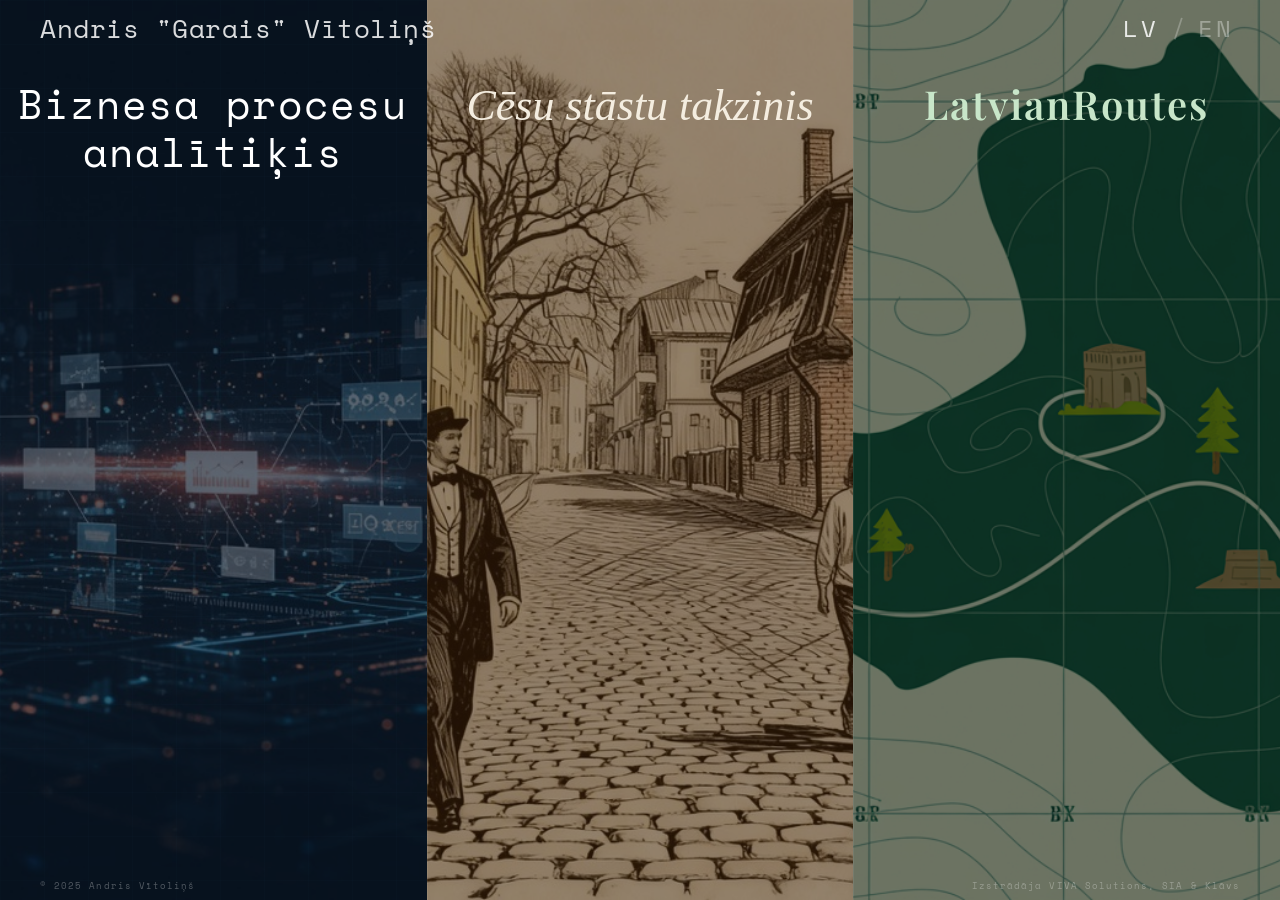
<file: index.html>
<!DOCTYPE html>
<html lang="lv">
<head>
  <meta charset="UTF-8">
  <meta name="viewport" content="width=device-width, initial-scale=1.0">
  <title>Garais Vitolins</title>
  <link rel="preconnect" href="https://fonts.googleapis.com">
  <link rel="preconnect" href="https://fonts.gstatic.com" crossorigin>
  <link href="https://fonts.googleapis.com/css2?family=Cormorant+Garamond:ital,wght@0,300;0,400;1,300;1,400&family=Cormorant+SC:wght@300;400;500&family=IM+Fell+English:ital@1&family=Josefin+Sans:wght@300;400;600&family=Playfair+Display:ital,wght@0,400;0,600;1,400&family=Space+Mono:wght@400;700&display=swap" rel="stylesheet">
  <link rel="icon" type="image/x-icon" href="favicon.ico">
  <link rel="stylesheet" href="css/style.css">
</head>
<body>

  <nav class="main-nav">
    <div class="nav-name">Andris "Garais" Vītoliņš</div>
    <div class="nav-lang">
      <button class="lang-btn active" data-lang="lv">LV</button>
      <span class="lang-sep">/</span>
      <button class="lang-btn" data-lang="en">EN</button>
    </div>
  </nav>

  <main class="panels-container">

    <!-- Panel 1: IT biznesa procesa analītiķis -->
    <section class="panel panel--analyst" onclick="window.location.href='it-analytics.html'" style="cursor: pointer;">
      <div class="panel__inner">
        <div class="panel__deco panel__deco--grid"></div>
        <div class="panel__header panel__header--analyst" data-lv="Biznesa procesu analītiķis" data-en="Business Process Analyst">Biznesa procesu analītiķis</div>
      </div>
    </section>

    <!-- Panel 2: Cēsu stāstu takzinis -->
    <section class="panel panel--storyteller" onclick="window.location.href='cesu-stasti.html'" style="cursor: pointer;">
      <div class="panel__inner">
        <div class="panel__header panel__header--storyteller" data-lv="Cēsu stāstu takzinis" data-en="Cēsis Story Pathfinder">Cēsu stāstu takzinis</div>
      </div>
    </section>

    <!-- Panel 3: Latvian Routes -->
    <section class="panel panel--routes" onclick="window.location.href='latvian-routes.html'" style="cursor: pointer;">
      <div class="panel__inner">
        <div class="panel__header panel__header--routes" data-lv="LatvianRoutes" data-en="LatvianRoutes">LatvianRoutes</div>
      </div>
    </section>

  </main>

  <footer class="site-footer">
    <span>© 2025 Andris Vītoliņš</span>
    <span>Izstrādāja <a href="https://vivasolutions.lv" target="_blank" rel="noopener">VIVA Solutions, SIA</a> &amp; Klāvs</span>
  </footer>

  <script src="js/main.js"></script>
</body>
</html>
</file>
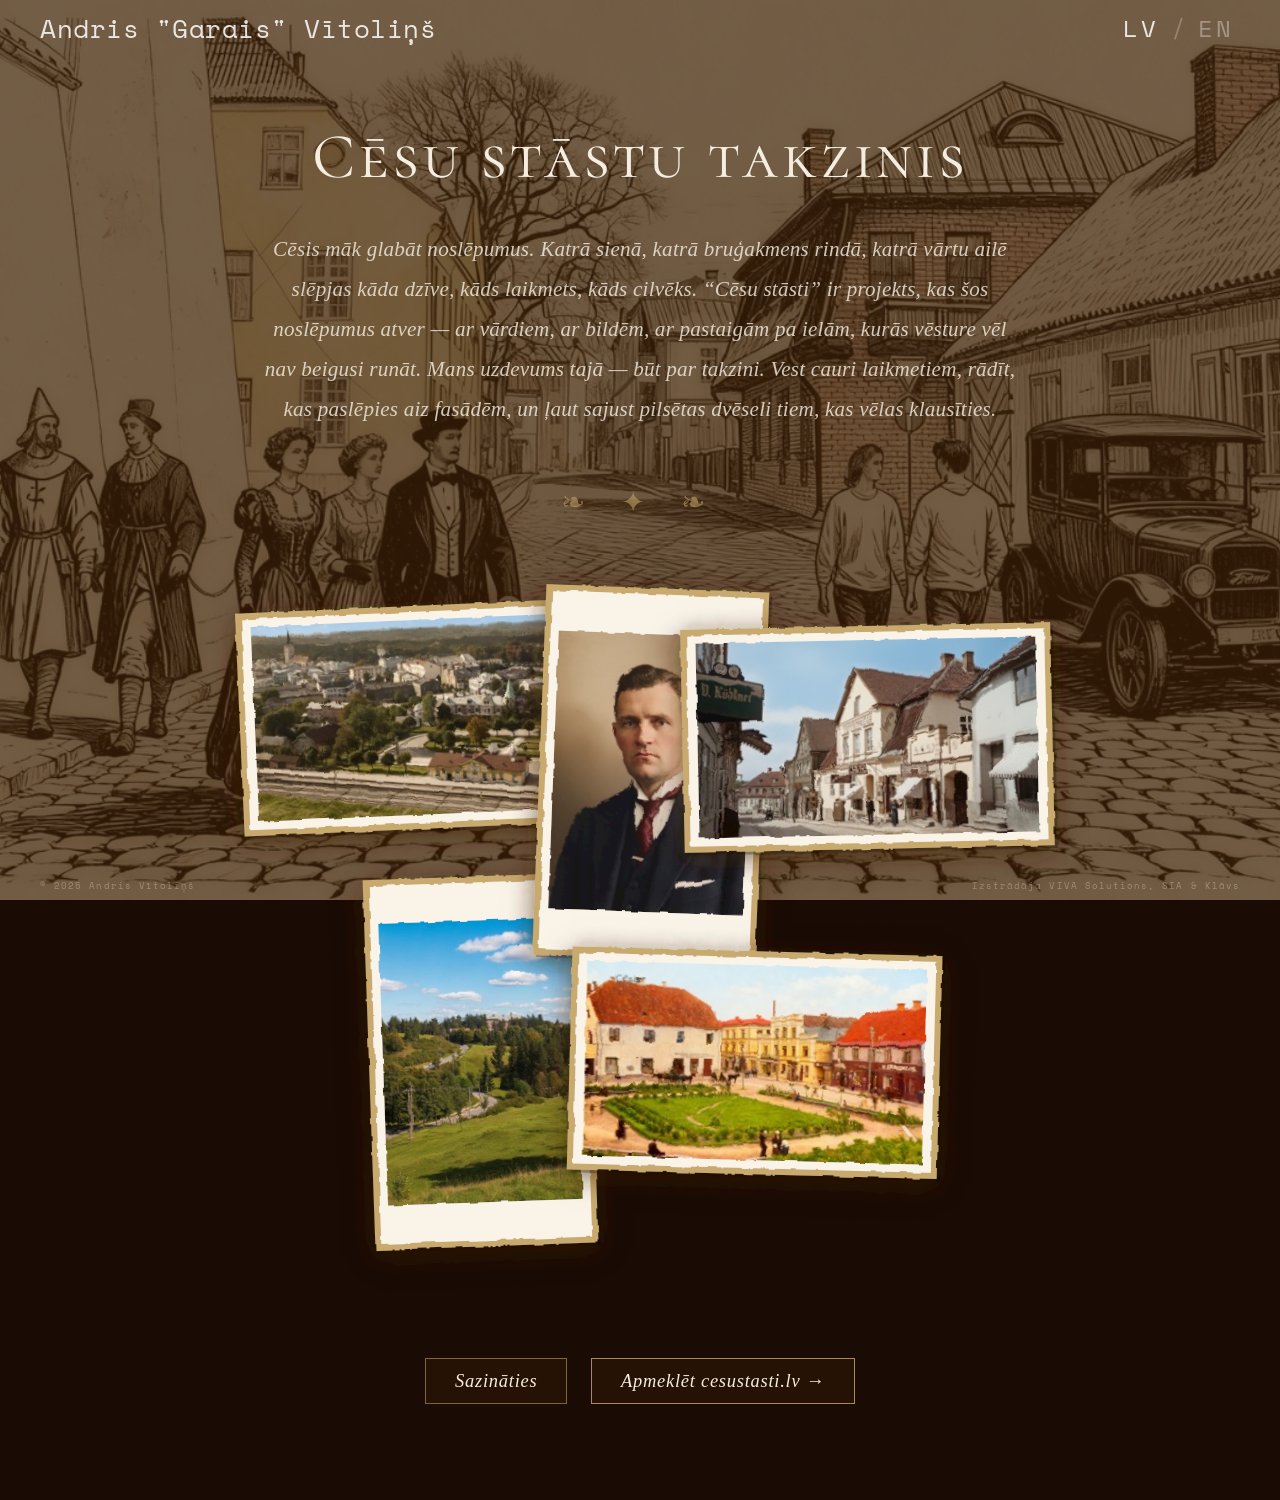
<file: cesu-stasti.html>
<!DOCTYPE html>
<html lang="lv">
<head>
  <meta charset="UTF-8">
  <meta name="viewport" content="width=device-width, initial-scale=1.0">
  <title>Cēsu stāstu takzinis — Andris Vītoliņš</title>
  <link rel="preconnect" href="https://fonts.googleapis.com">
  <link rel="preconnect" href="https://fonts.gstatic.com" crossorigin>
  <link rel="icon" type="image/x-icon" href="favicon.ico">
  <link href="https://fonts.googleapis.com/css2?family=Cormorant+SC:wght@300;400;500&family=IM+Fell+English:ital@0;1&family=Space+Mono:wght@400;700&display=swap" rel="stylesheet">
  <link rel="stylesheet" href="https://cdnjs.cloudflare.com/ajax/libs/font-awesome/6.5.0/css/all.min.css">
  <style>

    /* ── RESET ── */
    *, *::before, *::after { margin: 0; padding: 0; box-sizing: border-box; }

    /* ── BACKGROUND ── */
    html {
      scroll-behavior: smooth;
    }

    body {
      min-height: 100vh;
      font-family: 'IM Fell English', serif;
      color: #f4ede0;
      background-color: #1a0c04;
    }

    .bg-layer {
      position: fixed;
      inset: 0;
      z-index: 0;
      background-image: url('assets/images/CesuStasti1.jpeg');
      background-size: cover;
      background-position: center;
      background-attachment: fixed;
    }

    .bg-overlay {
      position: fixed;
      inset: 0;
      z-index: 1;
      background: rgba(61, 32, 8, 0.72);
    }

    /* ── NAV ── */
    .main-nav {
      position: fixed;
      top: 0;
      left: 0;
      right: 0;
      height: 56px;
      display: flex;
      align-items: center;
      justify-content: space-between;
      padding: 16px 2.5rem;
      z-index: 100;
      background: none;
      border: none;
    }

    .nav-name {
      font-family: 'Space Mono', monospace;
      font-size: 26px;
      font-weight: 400;
      color: rgba(255, 255, 255, 0.85);
      letter-spacing: 0.02em;
      text-decoration: none;
    }

    .nav-name:hover {
      color: #f4ede0;
    }

    .nav-lang {
      display: flex;
      align-items: center;
      gap: 0.35rem;
      font-family: 'Space Mono', monospace;
    }

    .lang-sep {
      color: rgba(255,255,255,0.25);
      font-size: 1.5rem;
    }

    .lang-btn {
      background: none;
      border: none;
      cursor: pointer;
      font-family: 'Space Mono', monospace;
      font-size: 1.5rem;
      color: rgba(255,255,255,0.35);
      letter-spacing: 0.12em;
      padding: 0.25rem 0.4rem;
      transition: color 0.2s;
    }

    .lang-btn.active  { color: rgba(255, 255, 255, 0.85); }
    .lang-btn:hover:not(.active) { color: rgba(255,255,255,0.7); }

    /* ── PAGE CONTENT ── */
    .page-content {
      position: relative;
      z-index: 10;
      padding-top: 120px;
      padding-bottom: 80px;
    }

    /* ── HERO TEXT ── */
    .hero-text {
      max-width: 820px;
      margin: 0 auto;
      text-align: center;
      padding: 0 2rem;
    }

    .hero-title {
      font-family: 'Cormorant SC', serif;
      font-size: clamp(2.4rem, 5vw, 4rem);
      font-weight: 400;
      color: #f4ede0;
      letter-spacing: 0.06em;
      line-height: 1.15;
      margin-bottom: 2.2rem;
    }

    .hero-desc {
      font-family: 'IM Fell English', serif;
      font-style: italic;
      font-size: clamp(1.1rem, 1.76vw, 1.32rem);
      line-height: 1.9;
      color: rgba(244, 237, 224, 0.82);
      letter-spacing: 0.01em;
    }

    /* ── DIVIDER ── */
    .ornament-divider {
      text-align: center;
      font-size: 1.8rem;
      color: #c8a96e;
      opacity: 0.55;
      margin: 3.5rem 0;
      letter-spacing: 0.5em;
    }

    /* ── GALLERY ── */
    .gallery {
      position: relative;
      max-width: 1060px;
      margin: 0 auto;
      padding: 1rem 2rem 4rem;
      display: flex;
      flex-wrap: wrap;
      justify-content: center;
      align-items: flex-start;
      gap: 0;
    }

    .photo {
      position: relative;
      border: 6px solid #c8a96e;
      background: #f9f3e8;
      padding: 8px;
      box-shadow:
        0 6px 24px rgba(61, 32, 8, 0.65),
        3px 3px 0 rgba(0,0,0,0.25);
      flex-shrink: 0;
    }

    .photo img {
      display: block;
      width: 342px;
      height: 195px;
      object-fit: contain;
      background: #f9f3e8;
    }

    /* Vertical photos */
    .photo:nth-child(2) img,
    .photo:nth-child(4) img {
      width: 195px;
      height: 342px;
    }

    .photo-frame {
      filter: url("data:image/svg+xml,<svg xmlns='http://www.w3.org/2000/svg'><filter id='rough'><feTurbulence type='fractalNoise' baseFrequency='0.065' numOctaves='3' stitchTiles='stitch'/><feDisplacementMap in='SourceGraphic' scale='4'/></filter></svg>#rough");
    }

    /* Individual sizing and rotation */
    /* 1: panorama — horizontal, back layer */
    .photo:nth-child(1) {
      width: 370px;
      height: 223px;
      transform: rotate(-2.5deg) translate(10px, 15px);
      z-index: 2;
    }

    /* 2: vanadzins — vertical, overlaps panorama, hidden behind Rigas_iela */
    .photo:nth-child(2) {
      width: 223px;
      height: 370px;
      transform: rotate(2.2deg) translate(5px, -8px);
      z-index: 3;
      margin-left: -65px;
      margin-top: 5px;
    }

    /* 3: Rigas_iela — horizontal, front layer, slightly hides vanadzins */
    .photo:nth-child(3) {
      width: 370px;
      height: 223px;
      transform: rotate(-1.2deg) translate(0px, 20px);
      z-index: 4;
      margin-left: -75px;
      margin-top: 15px;
    }

    /* 4: berzaine — vertical, new row */
    .photo:nth-child(4) {
      width: 223px;
      height: 370px;
      transform: rotate(-2deg) translate(-10px, 0px);
      z-index: 2;
      margin-left: 30px;
      margin-top: -90px;
    }

    /* 5: rozu — horizontal */
    .photo:nth-child(5) {
      width: 370px;
      height: 223px;
      transform: rotate(1.5deg) translate(8px, 15px);
      z-index: 3;
      margin-left: -40px;
      margin-top: -30px;
    }

    .photo:hover {
      z-index: 10;
      transition: transform 0.3s ease, box-shadow 0.3s ease;
      box-shadow:
        0 14px 40px rgba(61, 32, 8, 0.8),
        5px 5px 0 rgba(0,0,0,0.35);
    }

    /* ── LINKS / BUTTONS ── */
    .links-section {
      text-align: center;
      padding: 3rem 2rem 1rem;
      display: flex;
      justify-content: center;
      gap: 1.5rem;
      flex-wrap: wrap;
    }

    .btn {
      display: inline-block;
      font-family: 'IM Fell English', serif;
      font-style: italic;
      font-size: 1.155rem;
      color: #f4ede0;
      text-decoration: none;
      padding: 0.7rem 1.8rem;
      border: 1px solid rgba(200, 169, 110, 0.55);
      letter-spacing: 0.04em;
      transition: background 0.25s ease, border-color 0.25s ease, color 0.25s ease;
      background: rgba(61, 32, 8, 0.35);
    }

    .btn:hover {
      background: rgba(200, 169, 110, 0.2);
      border-color: #c8a96e;
      color: #fff;
    }

    .btn--primary {
      border-color: rgba(200, 169, 110, 0.8);
    }

    .btn-trigger { cursor: pointer; }

    .site-footer {
      position: fixed;
      bottom: 0;
      left: 0;
      right: 0;
      z-index: 90;
      padding: 0.5rem 2.5rem;
      display: flex;
      justify-content: space-between;
      align-items: center;
      font-family: 'Space Mono', monospace;
      font-size: 0.55rem;
      letter-spacing: 0.12em;
      color: rgba(255,255,255,0.3);
      background: transparent;
      pointer-events: none;
    }
    .site-footer a {
      color: rgba(255,255,255,0.3);
      text-decoration: none;
      pointer-events: all;
      transition: color 0.2s;
    }
    .site-footer a:hover { color: rgba(255,255,255,0.6); }

    @media (max-width: 768px) {
      .main-nav { height: 36px; padding: 0 1rem; }
      .nav-name { font-size: 8px; }
      .nav-lang, .lang-btn, .lang-sep { font-size: 8px; }
    }

    /* ── MODAL ── */
    .modal-backdrop {
      display: none;
      position: fixed;
      inset: 0;
      background: rgba(0,0,0,0.7);
      z-index: 500;
      align-items: center;
      justify-content: center;
    }
    .modal-backdrop.open { display: flex; }

    .modal {
      position: relative;
      background: #f4ede0;
      border: 1px solid rgba(139, 98, 32, 0.35);
      padding: 2.5rem 3rem;
      max-width: 420px;
      width: 90%;
      box-shadow: 0 20px 60px rgba(0,0,0,0.5);
    }

    .modal-close {
      position: absolute;
      top: 1rem;
      right: 1.2rem;
      background: none;
      border: none;
      cursor: pointer;
      font-size: 1.1rem;
      color: #3d2008;
      opacity: 0.4;
      transition: opacity 0.2s;
    }
    .modal-close:hover { opacity: 0.9; }

    .modal-title {
      font-family: 'Space Mono', monospace;
      font-size: 1.2rem;
      letter-spacing: 0.2em;
      text-transform: uppercase;
      color: rgba(61, 32, 8, 0.5);
      margin-bottom: 1.8rem;
    }

    .modal-contacts {
      list-style: none;
      display: flex;
      flex-direction: column;
      gap: 1.1rem;
    }

    .modal-contacts li a {
      display: flex;
      align-items: center;
      gap: 1rem;
      text-decoration: none;
      color: #3d2008;
      font-family: 'IM Fell English', serif;
      font-size: 1rem;
      transition: color 0.2s;
    }
    .modal-contacts li a:hover { color: #8b6220; }
    .modal-contacts li a i { width: 1.2em; text-align: center; color: #8b6220; font-size: 1rem; }

  </style>
</head>
<body>

  <!-- Background -->
  <div class="bg-layer"></div>
  <div class="bg-overlay"></div>

  <!-- Navigation (same as index.html) -->
  <nav class="main-nav">
    <a class="nav-name" href="index.html">Andris "Garais" Vītoliņš</a>
    <div class="nav-lang">
      <button class="lang-btn active" data-lang="lv">LV</button>
      <span class="lang-sep">/</span>
      <button class="lang-btn" data-lang="en">EN</button>
    </div>
  </nav>

  <!-- Page content -->
  <main class="page-content">

    <!-- Hero text -->
    <section class="hero-text">
      <h1 class="hero-title">
        <span data-lv="Cēsu stāstu takzinis" data-en="Cēsis Story Weaver">Cēsu stāstu takzinis</span>
      </h1>
      <p class="hero-desc">
        <span data-lv="Cēsis māk glabāt noslēpumus. Katrā sienā, katrā bruģakmens rindā, katrā vārtu ailē slēpjas kāda dzīve, kāds laikmets, kāds cilvēks. &ldquo;Cēsu stāsti&rdquo; ir projekts, kas šos noslēpumus atver &mdash; ar vārdiem, ar bildēm, ar pastaigām pa ielām, kurās vēsture vēl nav beigusi runāt. Mans uzdevums tajā &mdash; būt par takzini. Vest cauri laikmetiem, rādīt, kas paslēpies aiz fasādēm, un ļaut sajust pilsētas dvēseli tiem, kas vēlas klausīties."
              data-en="Cēsis knows how to keep secrets. In every wall, every cobblestone row, every gateway arch hides a life, an era, a person. &ldquo;Cēsu stāsti&rdquo; is a project that opens these secrets &mdash; with words, with images, with walks through streets where history has not yet finished speaking. My role in it &mdash; to be a guide. To lead through the ages, to reveal what hides behind the facades, and to let those who wish to listen feel the soul of the city.">
          Cēsis māk glabāt noslēpumus. Katrā sienā, katrā bruģakmens rindā, katrā vārtu ailē slēpjas kāda dzīve, kāds laikmets, kāds cilvēks. &ldquo;Cēsu stāsti&rdquo; ir projekts, kas šos noslēpumus atver &mdash; ar vārdiem, ar bildēm, ar pastaigām pa ielām, kurās vēsture vēl nav beigusi runāt. Mans uzdevums tajā &mdash; būt par takzini. Vest cauri laikmetiem, rādīt, kas paslēpies aiz fasādēm, un ļaut sajust pilsētas dvēseli tiem, kas vēlas klausīties.
        </span>
      </p>
    </section>

    <!-- Ornament divider -->
    <div class="ornament-divider">❧ ✦ ❧</div>

    <!-- Photo gallery -->
    <section class="gallery">
      <div class="photo photo-frame">
        <img src="assets/images/cesu/Cesis_panorama.jpeg" alt="Cēsis panorāma">
      </div>
      <div class="photo photo-frame">
        <img src="assets/images/cesu/Cesis_vanadzins.jpeg" alt="Cēsis Vanadziņš">
      </div>
      <div class="photo photo-frame">
        <img src="assets/images/cesu/Cesis_Rigas_iela.jpeg" alt="Cēsis Rīgas iela">
      </div>
      <div class="photo photo-frame">
        <img src="assets/images/cesu/Cesis_berzaine.jpeg" alt="Cēsis bērzaine">
      </div>
      <div class="photo photo-frame">
        <img src="assets/images/cesu/Cesis_rozu.jpeg" alt="Cēsis rozu dārzs">
      </div>
    </section>

    <!-- Links -->
    <section class="links-section">
      <button class="btn btn-trigger" onclick="openModal()">
        <span data-lv="Sazināties" data-en="Get in touch">Sazināties</span>
      </button>
      <a class="btn btn--primary" href="https://cesustasti.lv" target="_blank" rel="noopener">
        <span data-lv="Apmeklēt cesustasti.lv →" data-en="Visit cesustasti.lv →">Apmeklēt cesustasti.lv →</span>
      </a>
    </section>

  </main>

  <footer class="site-footer">
    <span>© 2025 Andris Vītoliņš</span>
    <span>Izstrādāja <a href="https://vivasolutions.lv" target="_blank" rel="noopener">VIVA Solutions, SIA</a> &amp; Klāvs</span>
  </footer>

  <!-- Contact Modal -->
  <div class="modal-backdrop" id="contactModal" onclick="handleBackdropClick(event)">
    <div class="modal">
      <button class="modal-close" onclick="closeModal()"><i class="fa fa-times"></i></button>
      <div class="modal-title">Kontakti</div>
      <ul class="modal-contacts">
        <li><a href="tel:+37120008768"><i class="fa fa-phone"></i> +371 20008768</a></li>
        <li><a href="mailto:info@latvianroutes.com" onclick="window.open(this.href); return false;"><i class="fa fa-envelope"></i> info@latvianroutes.com</a></li>
        <li><a href="https://www.youtube.com/@cesustasti" target="_blank" rel="noopener"><i class="fab fa-youtube"></i> YouTube</a></li>
        <li><a href="https://www.instagram.com/cesustasti/" target="_blank" rel="noopener"><i class="fab fa-instagram"></i> Instagram</a></li>
        <li><a href="https://www.facebook.com/CesuStasti/" target="_blank" rel="noopener"><i class="fab fa-facebook"></i> Facebook</a></li>
      </ul>
    </div>
  </div>

  <script>
    // Language switching
    const langBtns = document.querySelectorAll('.lang-btn');
    let currentLang = 'lv';

    langBtns.forEach(btn => {
      btn.addEventListener('click', () => {
        const lang = btn.dataset.lang;
        if (lang === currentLang) return;
        currentLang = lang;
        langBtns.forEach(b => b.classList.remove('active'));
        btn.classList.add('active');
        document.querySelectorAll('[data-lv][data-en]').forEach(el => {
          el.textContent = el.dataset[lang];
        });
        document.documentElement.lang = lang;
      });
    });

    function onEscKey(e) { if (e.key === 'Escape') closeModal(); }
    function openModal() {
      document.getElementById('contactModal').classList.add('open');
      document.removeEventListener('keydown', onEscKey);
      document.addEventListener('keydown', onEscKey);
    }
    function closeModal() {
      document.getElementById('contactModal').classList.remove('open');
      document.removeEventListener('keydown', onEscKey);
    }
    function handleBackdropClick(e) { if (e.target === e.currentTarget) closeModal(); }
  </script>

</body>
</html>
</file>
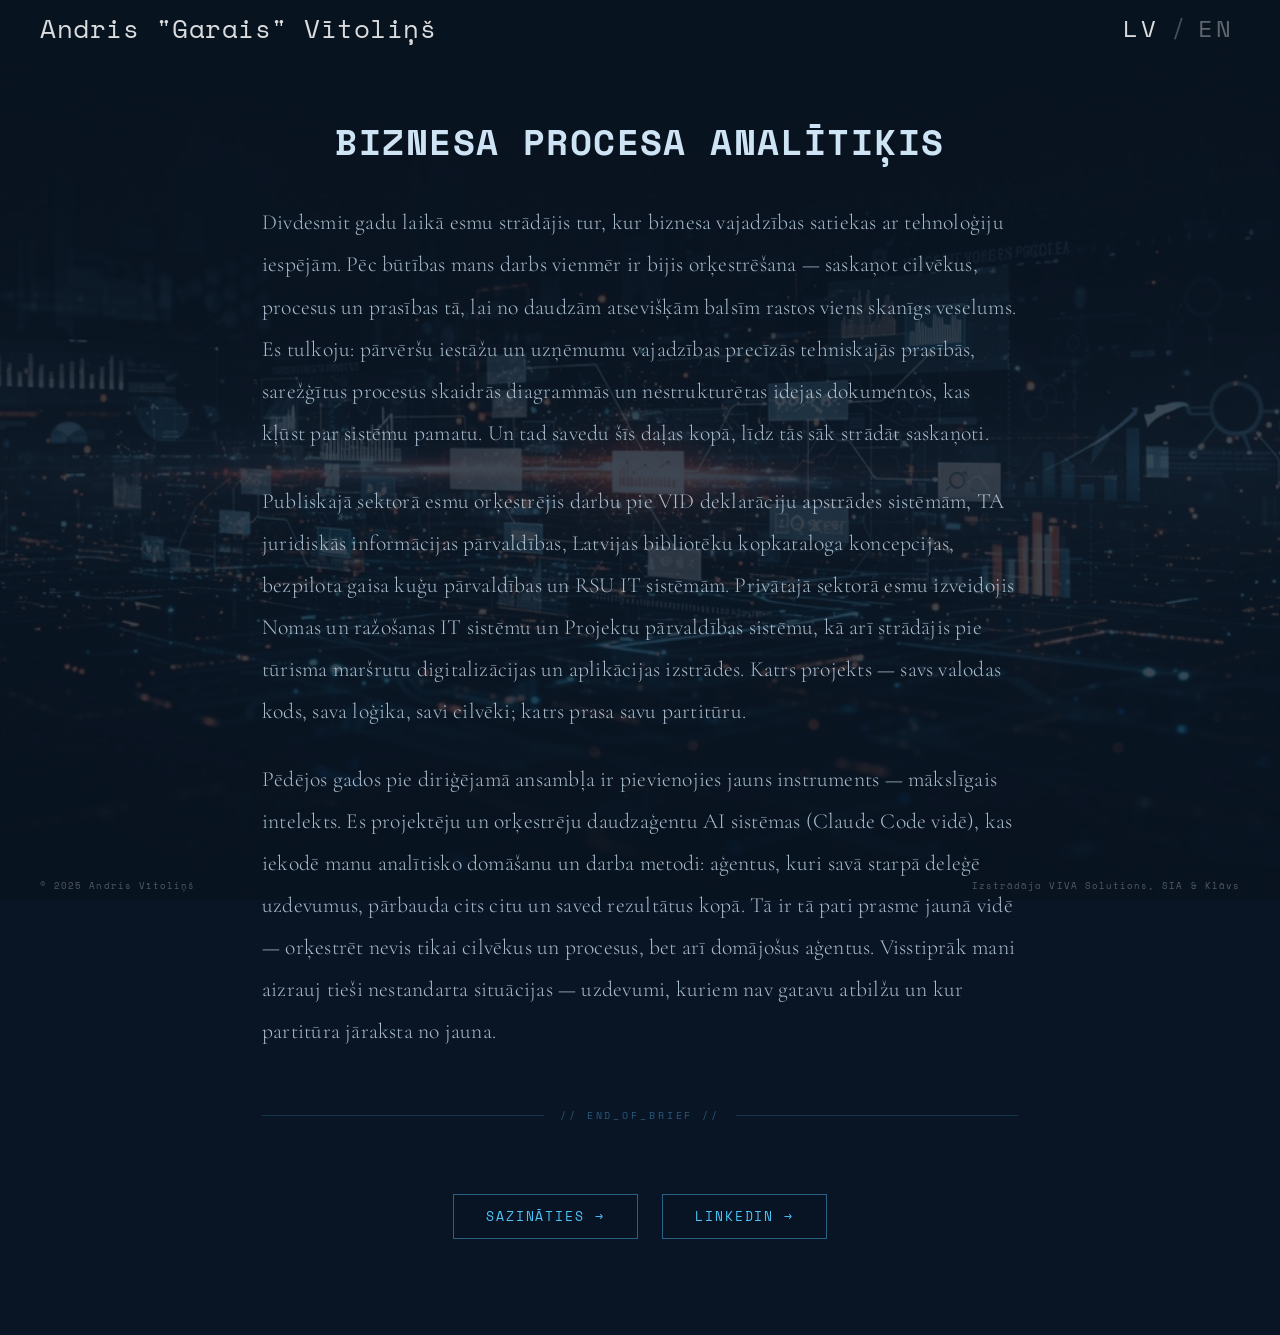
<file: it-analytics.html>
<!DOCTYPE html>
<html lang="lv">
<head>
  <meta charset="UTF-8">
  <meta name="viewport" content="width=device-width, initial-scale=1.0">
  <title>IT biznesa procesa analītiķis — Andris Vītoliņš</title>
  <link rel="preconnect" href="https://fonts.googleapis.com">
  <link rel="preconnect" href="https://fonts.gstatic.com" crossorigin>
  <link rel="icon" type="image/x-icon" href="favicon.ico">
  <link href="https://fonts.googleapis.com/css2?family=Cormorant+Garamond:ital,wght@0,300;0,400;1,300;1,400&family=Space+Mono:wght@400;700&display=swap" rel="stylesheet">
  <link rel="stylesheet" href="https://cdnjs.cloudflare.com/ajax/libs/font-awesome/6.5.0/css/all.min.css">
  <style>

    /* ── RESET ── */
    *, *::before, *::after { margin: 0; padding: 0; box-sizing: border-box; }

    html { scroll-behavior: smooth; }

    body {
      min-height: 100vh;
      font-family: 'Cormorant Garamond', serif;
      color: #cee4f5;
      background-color: #091525;
    }

    /* ── BACKGROUND ── */
    .bg-layer {
      position: fixed;
      inset: 0;
      z-index: 0;
      background-image: url('assets/images/analitic1.jpeg');
      background-size: cover;
      background-position: center;
      background-attachment: fixed;
    }

    .bg-overlay {
      position: fixed;
      inset: 0;
      z-index: 1;
      background: rgba(9, 21, 37, 0.78);
    }

    /* ── NAV ── */
    .main-nav {
      position: fixed;
      top: 0;
      left: 0;
      right: 0;
      height: 56px;
      display: flex;
      align-items: center;
      justify-content: space-between;
      padding: 16px 2.5rem;
      z-index: 100;
      background: none;
      border: none;
    }

    .nav-name {
      font-family: 'Space Mono', monospace;
      font-size: 26px;
      font-weight: 400;
      color: rgba(255, 255, 255, 0.85);
      letter-spacing: 0.02em;
      text-decoration: none;
    }

    .nav-name:hover { color: #cee4f5; }

    .nav-lang {
      display: flex;
      align-items: center;
      gap: 0.35rem;
      font-family: 'Space Mono', monospace;
    }

    .lang-sep {
      color: rgba(255,255,255,0.25);
      font-size: 1.5rem;
    }

    .lang-btn {
      background: none;
      border: none;
      cursor: pointer;
      font-family: 'Space Mono', monospace;
      font-size: 1.5rem;
      color: rgba(255,255,255,0.35);
      letter-spacing: 0.12em;
      padding: 0.25rem 0.4rem;
      transition: color 0.2s;
    }

    .lang-btn.active { color: rgba(255, 255, 255, 0.85); }
    .lang-btn:hover:not(.active) { color: rgba(255,255,255,0.7); }

    /* ── PAGE CONTENT ── */
    .page-content {
      position: relative;
      z-index: 10;
      padding-top: 120px;
      padding-bottom: 80px;
    }

    /* ── HERO TEXT ── */
    .hero-text {
      max-width: 820px;
      margin: 0 auto;
      text-align: center;
      padding: 0 2rem;
    }

    .hero-title {
      font-family: 'Space Mono', monospace;
      font-size: clamp(1.4rem, 2.8vw, 2.4rem);
      font-weight: 700;
      color: #cee4f5;
      letter-spacing: 0.04em;
      line-height: 1.2;
      margin-bottom: 2.4rem;
      text-transform: uppercase;
    }

    .hero-desc {
      font-family: 'Cormorant Garamond', serif;
      font-size: clamp(1.1rem, 1.8vw, 1.35rem);
      font-weight: 300;
      line-height: 1.95;
      color: rgba(206, 228, 245, 0.80);
      letter-spacing: 0.01em;
      text-align: left;
    }

    /* ── DIVIDER ── */
    .divider {
      text-align: center;
      margin: 3.5rem 0;
      display: flex;
      align-items: center;
      gap: 1rem;
      max-width: 820px;
      margin-left: auto;
      margin-right: auto;
      padding: 0 2rem;
    }

    .divider::before,
    .divider::after {
      content: '';
      flex: 1;
      height: 1px;
      background: rgba(79, 195, 247, 0.2);
    }

    .divider-symbol {
      font-family: 'Space Mono', monospace;
      font-size: 0.6rem;
      color: rgba(79, 195, 247, 0.4);
      letter-spacing: 0.3em;
      text-transform: uppercase;
    }

    /* ── LINKS / BUTTONS ── */
    .links-section {
      text-align: center;
      padding: 1rem 2rem;
      display: flex;
      justify-content: center;
      gap: 1.5rem;
      flex-wrap: wrap;
    }

    .btn {
      display: inline-block;
      font-family: 'Space Mono', monospace;
      font-size: 0.8rem;
      color: #4fc3f7;
      text-decoration: none;
      padding: 0.75rem 2rem;
      border: 1px solid rgba(79, 195, 247, 0.45);
      letter-spacing: 0.15em;
      text-transform: uppercase;
      transition: background 0.25s ease, border-color 0.25s ease, color 0.25s ease;
      background: rgba(9, 21, 37, 0.4);
    }

    .btn:hover {
      background: rgba(79, 195, 247, 0.12);
      border-color: #4fc3f7;
      color: #fff;
    }

    .btn-trigger { cursor: pointer; }

    .site-footer {
      position: fixed;
      bottom: 0;
      left: 0;
      right: 0;
      z-index: 90;
      padding: 0.5rem 2.5rem;
      display: flex;
      justify-content: space-between;
      align-items: center;
      font-family: 'Space Mono', monospace;
      font-size: 0.55rem;
      letter-spacing: 0.12em;
      color: rgba(255,255,255,0.3);
      background: transparent;
      pointer-events: none;
    }
    .site-footer a {
      color: rgba(255,255,255,0.3);
      text-decoration: none;
      pointer-events: all;
      transition: color 0.2s;
    }
    .site-footer a:hover { color: rgba(255,255,255,0.6); }

    @media (max-width: 768px) {
      .main-nav { height: 36px; padding: 0 1rem; }
      .nav-name { font-size: 8px; }
      .nav-lang, .lang-btn, .lang-sep { font-size: 8px; }
    }

    /* ── MODAL ── */
    .modal-backdrop {
      display: none;
      position: fixed;
      inset: 0;
      background: rgba(0,0,0,0.7);
      z-index: 500;
      align-items: center;
      justify-content: center;
    }
    .modal-backdrop.open { display: flex; }

    .modal {
      position: relative;
      background: #0d1e30;
      border: 1px solid rgba(79, 195, 247, 0.3);
      padding: 2.5rem 3rem;
      max-width: 420px;
      width: 90%;
      box-shadow: 0 20px 60px rgba(0,0,0,0.6);
    }

    .modal-close {
      position: absolute;
      top: 1rem;
      right: 1.2rem;
      background: none;
      border: none;
      cursor: pointer;
      font-size: 1.1rem;
      color: #cee4f5;
      opacity: 0.5;
      transition: opacity 0.2s;
    }
    .modal-close:hover { opacity: 1; }

    .modal-title {
      font-family: 'Space Mono', monospace;
      font-size: 1.3rem;
      letter-spacing: 0.2em;
      text-transform: uppercase;
      color: rgba(79, 195, 247, 0.6);
      margin-bottom: 1.8rem;
    }

    .modal-contacts {
      list-style: none;
      display: flex;
      flex-direction: column;
      gap: 1.1rem;
    }

    .modal-contacts li a {
      display: flex;
      align-items: center;
      gap: 1rem;
      text-decoration: none;
      color: #cee4f5;
      font-family: 'Space Mono', monospace;
      font-size: 0.78rem;
      letter-spacing: 0.04em;
      transition: color 0.2s;
    }
    .modal-contacts li a:hover { color: #4fc3f7; }
    .modal-contacts li a i { width: 1.2em; text-align: center; color: #4fc3f7; font-size: 1rem; }

  </style>
</head>
<body>

  <!-- Background -->
  <div class="bg-layer"></div>
  <div class="bg-overlay"></div>

  <!-- Navigation -->
  <nav class="main-nav">
    <a class="nav-name" href="index.html">Andris "Garais" Vītoliņš</a>
    <div class="nav-lang">
      <button class="lang-btn active" data-lang="lv">LV</button>
      <span class="lang-sep">/</span>
      <button class="lang-btn" data-lang="en">EN</button>
    </div>
  </nav>

  <!-- Page content -->
  <main class="page-content">

    <section class="hero-text">
      <h1 class="hero-title">
        <span data-lv="Biznesa procesa analītiķis" data-en="Business Process Analyst">Biznesa procesa analītiķis</span>
      </h1>
      <p class="hero-desc">
        <span data-lv="Divdesmit gadu laikā esmu strādājis tur, kur biznesa vajadzības satiekas ar tehnoloģiju iespējām. Pēc būtības mans darbs vienmēr ir bijis orķestrēšana — saskaņot cilvēkus, procesus un prasības tā, lai no daudzām atsevišķām balsīm rastos viens skanīgs veselums. Es tulkoju: pārvēršu iestāžu un uzņēmumu vajadzības precīzās tehniskajās prasībās, sarežģītus procesus skaidrās diagrammās un nestrukturētas idejas dokumentos, kas kļūst par sistēmu pamatu. Un tad savedu šīs daļas kopā, līdz tās sāk strādāt saskaņoti."
              data-en="Over twenty years I have worked where business needs meet technological possibilities. At its core, my work has always been orchestration — aligning people, processes, and requirements so that from many separate voices a single coherent whole emerges. I translate: turning institutional and corporate needs into precise technical requirements, complex processes into clear diagrams, and unstructured ideas into documents that become the foundation of systems. And then I bring those parts together until they work in harmony.">
          Divdesmit gadu laikā esmu strādājis tur, kur biznesa vajadzības satiekas ar tehnoloģiju iespējām. Pēc būtības mans darbs vienmēr ir bijis orķestrēšana — saskaņot cilvēkus, procesus un prasības tā, lai no daudzām atsevišķām balsīm rastos viens skanīgs veselums. Es tulkoju: pārvēršu iestāžu un uzņēmumu vajadzības precīzās tehniskajās prasībās, sarežģītus procesus skaidrās diagrammās un nestrukturētas idejas dokumentos, kas kļūst par sistēmu pamatu. Un tad savedu šīs daļas kopā, līdz tās sāk strādāt saskaņoti.
        </span>
      </p>

      <p class="hero-desc" style="margin-top: 1.6rem;">
        <span data-lv="Publiskajā sektorā esmu orķestrējis darbu pie VID deklarāciju apstrādes sistēmām, TA juridiskās informācijas pārvaldības, Latvijas bibliotēku kopkataloga koncepcijas, bezpilota gaisa kuģu pārvaldības un RSU IT sistēmām. Privātajā sektorā esmu izveidojis Nomas un ražošanas IT sistēmu un Projektu pārvaldības sistēmu, kā arī strādājis pie tūrisma maršrutu digitalizācijas un aplikācijas izstrādes. Katrs projekts — savs valodas kods, sava loģika, savi cilvēki; katrs prasa savu partitūru."
              data-en="In the public sector I have orchestrated work on VID declaration processing systems, TA legal information management, the Latvian library union catalogue concept, unmanned aerial vehicle management, and RSU IT systems. In the private sector I have developed a Rental and Manufacturing IT system and a Project Management system, and have worked on digital tourism route development and application development. Each project has its own language, its own logic, its own people — each demands its own score.">
          Publiskajā sektorā esmu orķestrējis darbu pie VID deklarāciju apstrādes sistēmām, TA juridiskās informācijas pārvaldības, Latvijas bibliotēku kopkataloga koncepcijas, bezpilota gaisa kuģu pārvaldības un RSU IT sistēmām. Privātajā sektorā esmu izveidojis Nomas un ražošanas IT sistēmu un Projektu pārvaldības sistēmu, kā arī strādājis pie tūrisma maršrutu digitalizācijas un aplikācijas izstrādes. Katrs projekts — savs valodas kods, sava loģika, savi cilvēki; katrs prasa savu partitūru.
        </span>
      </p>

      <p class="hero-desc" style="margin-top: 1.6rem;">
        <span data-lv="Pēdējos gados pie diriģējamā ansambļa ir pievienojies jauns instruments — mākslīgais intelekts. Es projektēju un orķestrēju daudzaģentu AI sistēmas (Claude Code vidē), kas iekodē manu analītisko domāšanu un darba metodi: aģentus, kuri savā starpā deleģē uzdevumus, pārbauda cits citu un saved rezultātus kopā. Tā ir tā pati prasme jaunā vidē — orķestrēt nevis tikai cilvēkus un procesus, bet arī domājošus aģentus. Visstiprāk mani aizrauj tieši nestandarta situācijas — uzdevumi, kuriem nav gatavu atbilžu un kur partitūra jāraksta no jauna."
              data-en="In recent years a new instrument has joined the ensemble — artificial intelligence. I design and orchestrate multi-agent AI systems (in the Claude Code environment) that encode my analytical thinking and working method: agents that delegate tasks among themselves, verify each other, and bring results together. It is the same skill in a new setting — orchestrating not only people and processes, but also thinking agents. What drives me most are precisely the non-standard situations — tasks without ready-made answers, where the score must be written from scratch.">
          Pēdējos gados pie diriģējamā ansambļa ir pievienojies jauns instruments — mākslīgais intelekts. Es projektēju un orķestrēju daudzaģentu AI sistēmas (Claude Code vidē), kas iekodē manu analītisko domāšanu un darba metodi: aģentus, kuri savā starpā deleģē uzdevumus, pārbauda cits citu un saved rezultātus kopā. Tā ir tā pati prasme jaunā vidē — orķestrēt nevis tikai cilvēkus un procesus, bet arī domājošus aģentus. Visstiprāk mani aizrauj tieši nestandarta situācijas — uzdevumi, kuriem nav gatavu atbilžu un kur partitūra jāraksta no jauna.
        </span>
      </p>
    </section>

    <div class="divider">
      <span class="divider-symbol">// end_of_brief //</span>
    </div>

    <section class="links-section">
      <button class="btn btn-trigger" onclick="openModal()">
        <span data-lv="Sazināties →" data-en="Get in touch →">Sazināties →</span>
      </button>
      <a class="btn" href="https://www.linkedin.com/in/andris-vitolins-b42136194/" target="_blank" rel="noopener">
        LinkedIn →
      </a>
    </section>

  </main>

  <footer class="site-footer">
    <span>© 2025 Andris Vītoliņš</span>
    <span>Izstrādāja <a href="https://vivasolutions.lv" target="_blank" rel="noopener">VIVA Solutions, SIA</a> &amp; Klāvs</span>
  </footer>

  <!-- Contact Modal -->
  <div class="modal-backdrop" id="contactModal" onclick="handleBackdropClick(event)">
    <div class="modal">
      <button class="modal-close" onclick="closeModal()"><i class="fa fa-times"></i></button>
      <div class="modal-title">Kontakti</div>
      <ul class="modal-contacts">
        <li><a href="tel:+37126154901"><i class="fa fa-phone"></i> +371 26154901</a></li>
        <li><a href="mailto:andris.g.vitolins@gmail.com" onclick="window.open(this.href); return false;"><i class="fa fa-envelope"></i> andris.g.vitolins@gmail.com</a></li>
        <li><a href="https://www.linkedin.com/in/andris-vitolins-b42136194/" target="_blank" rel="noopener"><i class="fab fa-linkedin"></i> LinkedIn</a></li>
      </ul>
    </div>
  </div>

  <script>
    const langBtns = document.querySelectorAll('.lang-btn');
    let currentLang = 'lv';

    langBtns.forEach(btn => {
      btn.addEventListener('click', () => {
        const lang = btn.dataset.lang;
        if (lang === currentLang) return;
        currentLang = lang;
        langBtns.forEach(b => b.classList.remove('active'));
        btn.classList.add('active');
        document.querySelectorAll('[data-lv][data-en]').forEach(el => {
          el.textContent = el.dataset[lang];
        });
        document.documentElement.lang = lang;
      });
    });

    function onEscKey(e) { if (e.key === 'Escape') closeModal(); }
    function openModal() {
      document.getElementById('contactModal').classList.add('open');
      document.removeEventListener('keydown', onEscKey);
      document.addEventListener('keydown', onEscKey);
    }
    function closeModal() {
      document.getElementById('contactModal').classList.remove('open');
      document.removeEventListener('keydown', onEscKey);
    }
    function handleBackdropClick(e) { if (e.target === e.currentTarget) closeModal(); }
  </script>

</body>
</html>
</file>
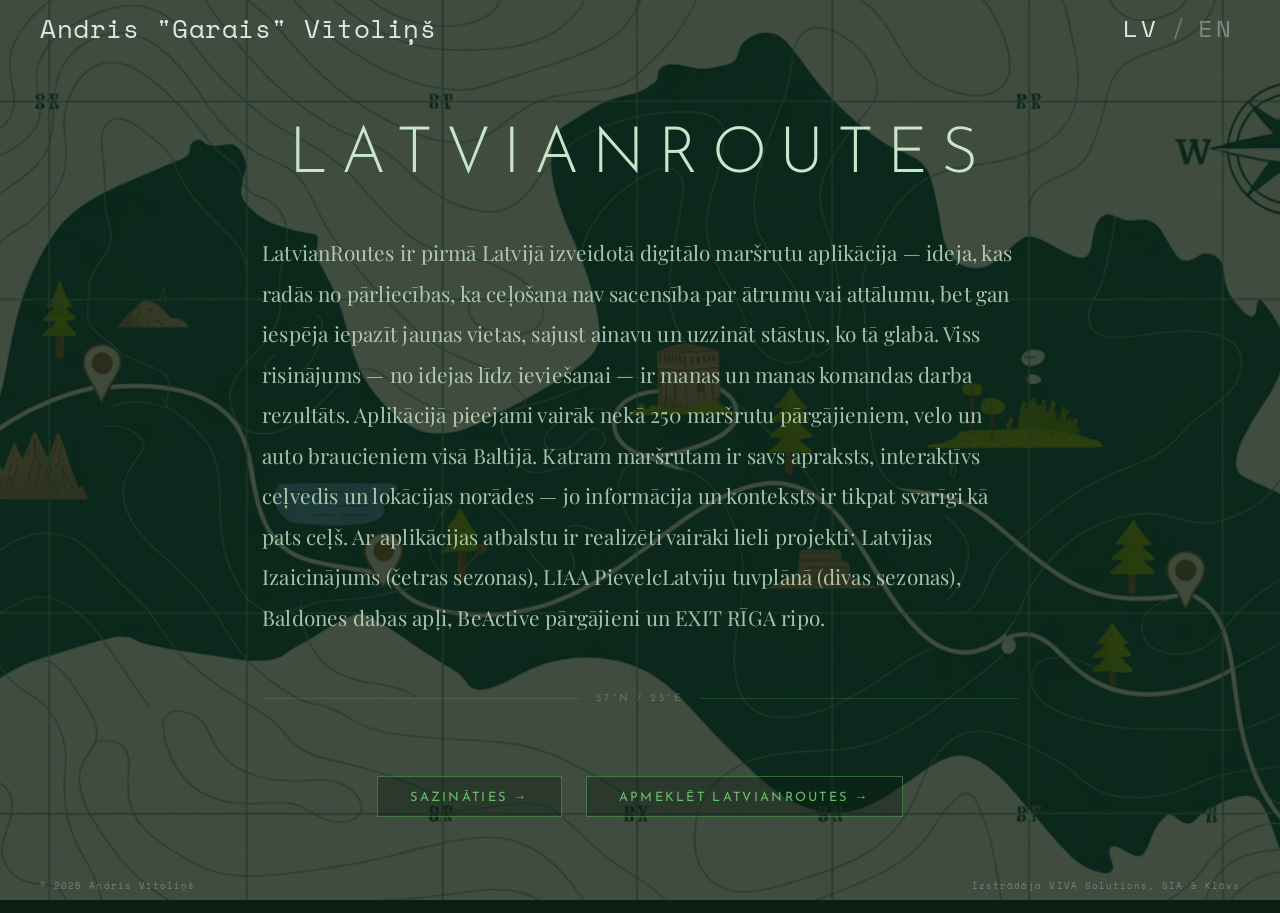
<file: latvian-routes.html>
<!DOCTYPE html>
<html lang="lv">
<head>
  <meta charset="UTF-8">
  <meta name="viewport" content="width=device-width, initial-scale=1.0">
  <title>LatvianRoutes — Andris Vītoliņš</title>
  <link rel="preconnect" href="https://fonts.googleapis.com">
  <link rel="preconnect" href="https://fonts.gstatic.com" crossorigin>
  <link rel="icon" type="image/x-icon" href="favicon.ico">
  <link href="https://fonts.googleapis.com/css2?family=Josefin+Sans:wght@300;400;600&family=Playfair+Display:ital,wght@0,300;0,400;1,300&family=Space+Mono:wght@400;700&display=swap" rel="stylesheet">
  <link rel="stylesheet" href="https://cdnjs.cloudflare.com/ajax/libs/font-awesome/6.5.0/css/all.min.css">
  <style>

    /* ── RESET ── */
    *, *::before, *::after { margin: 0; padding: 0; box-sizing: border-box; }

    html { scroll-behavior: smooth; }

    body {
      min-height: 100vh;
      font-family: 'Playfair Display', serif;
      color: #c8e6c9;
      background-color: #0b1e12;
    }

    /* ── BACKGROUND ── */
    .bg-layer {
      position: fixed;
      inset: 0;
      z-index: 0;
      background-image: url('assets/images/LatvianRoutes1.jpeg');
      background-size: cover;
      background-position: center;
      background-attachment: fixed;
    }

    .bg-overlay {
      position: fixed;
      inset: 0;
      z-index: 1;
      background: rgba(11, 30, 18, 0.78);
    }

    /* ── NAV ── */
    .main-nav {
      position: fixed;
      top: 0;
      left: 0;
      right: 0;
      height: 56px;
      display: flex;
      align-items: center;
      justify-content: space-between;
      padding: 16px 2.5rem;
      z-index: 100;
      background: none;
      border: none;
    }

    .nav-name {
      font-family: 'Space Mono', monospace;
      font-size: 26px;
      font-weight: 400;
      color: rgba(255, 255, 255, 0.85);
      letter-spacing: 0.02em;
      text-decoration: none;
    }

    .nav-name:hover { color: #c8e6c9; }

    .nav-lang {
      display: flex;
      align-items: center;
      gap: 0.35rem;
      font-family: 'Space Mono', monospace;
    }

    .lang-sep {
      color: rgba(255,255,255,0.25);
      font-size: 1.5rem;
    }

    .lang-btn {
      background: none;
      border: none;
      cursor: pointer;
      font-family: 'Space Mono', monospace;
      font-size: 1.5rem;
      color: rgba(255,255,255,0.35);
      letter-spacing: 0.12em;
      padding: 0.25rem 0.4rem;
      transition: color 0.2s;
    }

    .lang-btn.active { color: rgba(255, 255, 255, 0.85); }
    .lang-btn:hover:not(.active) { color: rgba(255,255,255,0.7); }

    /* ── PAGE CONTENT ── */
    .page-content {
      position: relative;
      z-index: 10;
      padding-top: 120px;
      padding-bottom: 80px;
    }

    /* ── HERO TEXT ── */
    .hero-text {
      max-width: 820px;
      margin: 0 auto;
      text-align: center;
      padding: 0 2rem;
    }

    .hero-title {
      font-family: 'Josefin Sans', sans-serif;
      font-size: clamp(2.2rem, 5vw, 4rem);
      font-weight: 300;
      color: #c8e6c9;
      letter-spacing: 0.2em;
      text-transform: uppercase;
      line-height: 1.15;
      margin-bottom: 2.4rem;
    }

    .hero-desc {
      font-family: 'Playfair Display', serif;
      font-size: clamp(1.05rem, 1.7vw, 1.3rem);
      font-weight: 300;
      line-height: 1.95;
      color: rgba(200, 230, 201, 0.82);
      letter-spacing: 0.01em;
      text-align: left;
    }

    /* ── DIVIDER ── */
    .divider {
      display: flex;
      align-items: center;
      gap: 1rem;
      max-width: 820px;
      margin: 3.5rem auto;
      padding: 0 2rem;
    }

    .divider::before,
    .divider::after {
      content: '';
      flex: 1;
      height: 1px;
      background: rgba(106, 191, 105, 0.2);
    }

    .divider-symbol {
      font-family: 'Josefin Sans', sans-serif;
      font-size: 0.65rem;
      color: rgba(106, 191, 105, 0.45);
      letter-spacing: 0.3em;
      text-transform: uppercase;
    }

    /* ── BUTTONS ── */
    .links-section {
      text-align: center;
      padding: 1rem 2rem;
      display: flex;
      justify-content: center;
      gap: 1.5rem;
      flex-wrap: wrap;
    }

    .btn {
      display: inline-block;
      font-family: 'Josefin Sans', sans-serif;
      font-size: 0.8rem;
      font-weight: 400;
      color: #6abf69;
      text-decoration: none;
      padding: 0.75rem 2rem;
      border: 1px solid rgba(106, 191, 105, 0.45);
      letter-spacing: 0.18em;
      text-transform: uppercase;
      transition: background 0.25s ease, border-color 0.25s ease, color 0.25s ease;
      background: rgba(11, 30, 18, 0.4);
    }

    .btn:hover {
      background: rgba(106, 191, 105, 0.12);
      border-color: #6abf69;
      color: #c8e6c9;
    }

    .btn-trigger { cursor: pointer; }

    .site-footer {
      position: fixed;
      bottom: 0;
      left: 0;
      right: 0;
      z-index: 90;
      padding: 0.5rem 2.5rem;
      display: flex;
      justify-content: space-between;
      align-items: center;
      font-family: 'Space Mono', monospace;
      font-size: 0.55rem;
      letter-spacing: 0.12em;
      color: rgba(255,255,255,0.3);
      background: transparent;
      pointer-events: none;
    }
    .site-footer a {
      color: rgba(255,255,255,0.3);
      text-decoration: none;
      pointer-events: all;
      transition: color 0.2s;
    }
    .site-footer a:hover { color: rgba(255,255,255,0.6); }

    @media (max-width: 768px) {
      .main-nav { height: 36px; padding: 0 1rem; }
      .nav-name { font-size: 8px; }
      .nav-lang, .lang-btn, .lang-sep { font-size: 8px; }
    }

    /* ── MODAL ── */
    .modal-backdrop {
      display: none;
      position: fixed;
      inset: 0;
      background: rgba(0,0,0,0.7);
      z-index: 500;
      align-items: center;
      justify-content: center;
    }
    .modal-backdrop.open { display: flex; }

    .modal {
      position: relative;
      background: #0d2015;
      border: 1px solid rgba(106, 191, 105, 0.3);
      padding: 2.5rem 3rem;
      max-width: 420px;
      width: 90%;
      box-shadow: 0 20px 60px rgba(0,0,0,0.6);
    }

    .modal-close {
      position: absolute;
      top: 1rem;
      right: 1.2rem;
      background: none;
      border: none;
      cursor: pointer;
      font-size: 1.1rem;
      color: #c8e6c9;
      opacity: 0.45;
      transition: opacity 0.2s;
    }
    .modal-close:hover { opacity: 1; }

    .modal-title {
      font-family: 'Josefin Sans', sans-serif;
      font-size: 1.2rem;
      letter-spacing: 0.25em;
      text-transform: uppercase;
      color: rgba(106, 191, 105, 0.55);
      margin-bottom: 1.8rem;
    }

    .modal-contacts {
      list-style: none;
      display: flex;
      flex-direction: column;
      gap: 1.1rem;
    }

    .modal-contacts li a {
      display: flex;
      align-items: center;
      gap: 1rem;
      text-decoration: none;
      color: #c8e6c9;
      font-family: 'Josefin Sans', sans-serif;
      font-size: 0.85rem;
      letter-spacing: 0.06em;
      transition: color 0.2s;
    }
    .modal-contacts li a:hover { color: #6abf69; }
    .modal-contacts li a i { width: 1.2em; text-align: center; color: #6abf69; font-size: 1rem; }

  </style>
</head>
<body>

  <!-- Background -->
  <div class="bg-layer"></div>
  <div class="bg-overlay"></div>

  <!-- Navigation -->
  <nav class="main-nav">
    <a class="nav-name" href="index.html">Andris "Garais" Vītoliņš</a>
    <div class="nav-lang">
      <button class="lang-btn active" data-lang="lv">LV</button>
      <span class="lang-sep">/</span>
      <button class="lang-btn" data-lang="en">EN</button>
    </div>
  </nav>

  <!-- Page content -->
  <main class="page-content">

    <section class="hero-text">
      <h1 class="hero-title">
        <span data-lv="LatvianRoutes" data-en="LatvianRoutes">LatvianRoutes</span>
      </h1>
      <p class="hero-desc">
        <span data-lv="LatvianRoutes ir pirmā Latvijā izveidotā digitālo maršrutu aplikācija — ideja, kas radās no pārliecības, ka ceļošana nav sacensība par ātrumu vai attālumu, bet gan iespēja iepazīt jaunas vietas, sajust ainavu un uzzināt stāstus, ko tā glabā. Viss risinājums — no idejas līdz ieviešanai — ir manas un manas komandas darba rezultāts. Aplikācijā pieejami vairāk nekā 250 maršrutu pārgājieniem, velo un auto braucieniem visā Baltijā. Katram maršrutam ir savs apraksts, interaktīvs ceļvedis un lokācijas norādes — jo informācija un konteksts ir tikpat svarīgi kā pats ceļš. Ar aplikācijas atbalstu ir realizēti vairāki lieli projekti: Latvijas Izaicinājums (četras sezonas), LIAA PievelcLatviju tuvplānā (divas sezonas), Baldones dabas apļi, BeActive pārgājieni un EXIT RĪGA ripo."
              data-en="LatvianRoutes is the first digital route application created in Latvia — an idea born from the belief that travel is not a race for speed or distance, but an opportunity to discover new places, feel the landscape, and learn the stories it holds. The entire solution — from concept to implementation — is the result of my work and the work of my team. The application offers more than 250 routes for hiking, cycling, and driving across the Baltics. Each route has its own description, interactive guide, and location directions — because information and context matter just as much as the journey itself. Several major projects have been realised with the application: Latvijas Izaicinājums (four seasons), LIAA PievelcLatviju tuvplānā (two seasons), Baldone Nature Circles, BeActive hikes, and EXIT RĪGA ripo.">
          LatvianRoutes ir pirmā Latvijā izveidotā digitālo maršrutu aplikācija — ideja, kas radās no pārliecības, ka ceļošana nav sacensība par ātrumu vai attālumu, bet gan iespēja iepazīt jaunas vietas, sajust ainavu un uzzināt stāstus, ko tā glabā. Viss risinājums — no idejas līdz ieviešanai — ir manas un manas komandas darba rezultāts. Aplikācijā pieejami vairāk nekā 250 maršrutu pārgājieniem, velo un auto braucieniem visā Baltijā. Katram maršrutam ir savs apraksts, interaktīvs ceļvedis un lokācijas norādes — jo informācija un konteksts ir tikpat svarīgi kā pats ceļš. Ar aplikācijas atbalstu ir realizēti vairāki lieli projekti: Latvijas Izaicinājums (četras sezonas), LIAA PievelcLatviju tuvplānā (divas sezonas), Baldones dabas apļi, BeActive pārgājieni un EXIT RĪGA ripo.
        </span>
      </p>
    </section>

    <div class="divider">
      <span class="divider-symbol">57°N / 25°E</span>
    </div>

    <section class="links-section">
      <button class="btn btn-trigger" onclick="openModal()">
        <span data-lv="Sazināties →" data-en="Get in touch →">Sazināties →</span>
      </button>
      <a class="btn" href="https://latvianroutes.com" target="_blank" rel="noopener">
        <span data-lv="Apmeklēt LatvianRoutes →" data-en="Visit LatvianRoutes →">Apmeklēt LatvianRoutes →</span>
      </a>
    </section>

  </main>

  <footer class="site-footer">
    <span>© 2025 Andris Vītoliņš</span>
    <span>Izstrādāja <a href="https://vivasolutions.lv" target="_blank" rel="noopener">VIVA Solutions, SIA</a> &amp; Klāvs</span>
  </footer>

  <!-- Contact Modal -->
  <div class="modal-backdrop" id="contactModal" onclick="handleBackdropClick(event)">
    <div class="modal">
      <button class="modal-close" onclick="closeModal()"><i class="fa fa-times"></i></button>
      <div class="modal-title">Kontakti</div>
      <ul class="modal-contacts">
        <li><a href="tel:+37120008768"><i class="fa fa-phone"></i> +371 20008768</a></li>
        <li><a href="mailto:info@latvianroutes.com" onclick="window.open(this.href); return false;"><i class="fa fa-envelope"></i> info@latvianroutes.com</a></li>
        <li><a href="https://www.instagram.com/latvian_routes/" target="_blank" rel="noopener"><i class="fab fa-instagram"></i> Instagram</a></li>
        <li><a href="https://www.facebook.com/latvianroutesapp" target="_blank" rel="noopener"><i class="fab fa-facebook"></i> Facebook</a></li>
      </ul>
    </div>
  </div>

  <script>
    const langBtns = document.querySelectorAll('.lang-btn');
    let currentLang = 'lv';

    langBtns.forEach(btn => {
      btn.addEventListener('click', () => {
        const lang = btn.dataset.lang;
        if (lang === currentLang) return;
        currentLang = lang;
        langBtns.forEach(b => b.classList.remove('active'));
        btn.classList.add('active');
        document.querySelectorAll('[data-lv][data-en]').forEach(el => {
          el.textContent = el.dataset[lang];
        });
        document.documentElement.lang = lang;
      });
    });

    function onEscKey(e) { if (e.key === 'Escape') closeModal(); }
    function openModal() {
      document.getElementById('contactModal').classList.add('open');
      document.removeEventListener('keydown', onEscKey);
      document.addEventListener('keydown', onEscKey);
    }
    function closeModal() {
      document.getElementById('contactModal').classList.remove('open');
      document.removeEventListener('keydown', onEscKey);
    }
    function handleBackdropClick(e) { if (e.target === e.currentTarget) closeModal(); }
  </script>

</body>
</html>
</file>
<file: css/style.css>
/* ============================================
   BASE
   ============================================ */
*, *::before, *::after {
  margin: 0;
  padding: 0;
  box-sizing: border-box;
}

:root {
  --nav-height: 56px;

  --analyst-bg:      #091525;
  --analyst-accent:  #4fc3f7;
  --analyst-text:    #cee4f5;

  --story-bg:        #f4ede0;
  --story-accent:    #8b6220;
  --story-text:      #2a1a0e;

  --routes-bg:       #0b1e12;
  --routes-accent:   #6abf69;
  --routes-text:     #c8e6c9;
}

html, body {
  height: 100%;
  overflow: hidden;
  background: #091525;
}


/* ============================================
   NAVIGATION
   ============================================ */
.main-nav {
  position: fixed;
  top: 0;
  left: 0;
  right: 0;
  height: var(--nav-height);
  display: flex;
  align-items: center;
  justify-content: space-between;
  padding: 16px 2.5rem;
  z-index: 100;
  background: none;
  border: none;
}

.nav-name {
  font-family: 'Space Mono', monospace;
  font-size: 26px;
  font-weight: 400;
  color: rgba(255, 255, 255, 0.85);
  letter-spacing: 0.02em;
}

.nav-lang {
  display: flex;
  align-items: center;
  gap: 0.35rem;
  font-family: 'Space Mono', monospace;
  font-size: 0.75rem;
}

.lang-sep {
  color: rgba(255,255,255,0.25);
  font-size: 1.5rem;
}

.lang-btn {
  background: none;
  border: none;
  cursor: pointer;
  font-family: 'Space Mono', monospace;
  font-size: 1.5rem;
  color: rgba(255,255,255,0.35);
  letter-spacing: 0.12em;
  padding: 0.25rem 0.4rem;
  transition: color 0.2s;
}

.lang-btn.active {
  color: rgba(255, 255, 255, 0.85);
}

.lang-btn:hover:not(.active) {
  color: rgba(255,255,255,0.7);
}


/* ============================================
   PANELS CONTAINER
   ============================================ */
.panels-container {
  display: flex;
  height: 100vh;
}

.panel {
  position: relative;
  flex: 1;
  overflow: hidden;
  cursor: default;
  transition: flex 0.75s cubic-bezier(0.4, 0, 0.2, 1);
}

.panels-container:has(.panel:hover) .panel:not(:hover) {
  flex: 0.38;
}

.panels-container:has(.panel:hover) .panel:hover {
  flex: 2.24;
}

/* Vertical divider */
.panel + .panel::before {
  content: '';
  position: absolute;
  top: 0;
  left: 0;
  width: 1px;
  height: 100%;
  background: rgba(255,255,255,0.07);
  z-index: 10;
}


/* ============================================
   PANEL INNER LAYOUT
   ============================================ */
.panel__inner {
  position: relative;
  width: 100%;
  height: 100%;
  display: flex;
  flex-direction: column;
  justify-content: flex-end;
  padding: 3rem 2.5rem;
  overflow: hidden;
}

/* Large decorative bg word */
.panel__bg-text {
  position: absolute;
  bottom: -0.1em;
  right: -0.04em;
  font-size: 18vw;
  font-weight: 700;
  line-height: 1;
  opacity: 0.04;
  pointer-events: none;
  white-space: nowrap;
  transition: opacity 0.6s ease, transform 0.6s ease;
  transform: translateX(5%);
  user-select: none;
}

.panel:hover .panel__bg-text {
  opacity: 0.08;
  transform: translateX(0);
}

/* Tag */
.panel__tag {
  display: inline-flex;
  width: fit-content;
  margin-bottom: 1.4rem;
  font-family: 'Space Mono', monospace;
  font-size: 0.6rem;
  letter-spacing: 0.22em;
  text-transform: uppercase;
  padding: 0.28rem 0.75rem;
  border: 1px solid currentColor;
  border-radius: 2px;
  opacity: 0.55;
  transition: opacity 0.3s;
}

.panel:hover .panel__tag {
  opacity: 0.85;
}

/* Title */
.panel__title {
  font-size: clamp(1.3rem, 1.8vw, 2rem);
  line-height: 1.25;
  margin-bottom: 0;
  transition: margin-bottom 0.55s cubic-bezier(0.4, 0, 0.2, 1);
}

.panel:hover .panel__title {
  margin-bottom: 1.6rem;
}

/* Content reveal */
.panel__content {
  max-height: 0;
  overflow: hidden;
  opacity: 0;
  transition:
    max-height 0.65s cubic-bezier(0.4, 0, 0.2, 1),
    opacity 0.45s ease 0.15s;
}

.panel:hover .panel__content {
  max-height: 320px;
  opacity: 1;
}

.panel__desc {
  font-size: 0.92rem;
  line-height: 1.75;
  opacity: 0.7;
  margin-bottom: 1.4rem;
}

.panel__skills {
  list-style: none;
  display: flex;
  flex-direction: column;
  gap: 0.35rem;
  margin-bottom: 2rem;
  font-family: 'Space Mono', monospace;
  font-size: 0.72rem;
  letter-spacing: 0.05em;
  opacity: 0.55;
}

.panel__skills li::before {
  content: '— ';
}

.panel__cta {
  display: inline-block;
  width: fit-content;
  font-family: 'Space Mono', monospace;
  font-size: 0.7rem;
  letter-spacing: 0.18em;
  text-transform: uppercase;
  text-decoration: none;
  padding: 0.55rem 1.1rem;
  border: 1px solid currentColor;
  transition: background 0.2s ease, color 0.2s ease;
}


/* ============================================
   PANEL HEADER (top title, all panels)
   ============================================ */
.panel__header {
  position: absolute;
  top: 0;
  left: 0;
  right: 0;
  padding-top: calc(var(--nav-height) + 24px);
  text-align: center;
  font-size: 2.5rem;
  line-height: 1.2;
  z-index: 5;
  pointer-events: none;
}

.panel__header--analyst {
  font-family: 'Space Mono', monospace;
  font-weight: 400;
  color: #ffffff;
  letter-spacing: 0.05em;
}

.panel__header--storyteller {
  font-family: 'IM Fell English', serif;
  font-style: italic;
  font-weight: 400;
  font-size: 2.75rem;
  color: #f4ede0;
}

.panel__header--routes {
  font-family: 'Playfair Display', serif;
  font-weight: 600;
  color: #c8e6c9;
  letter-spacing: 0.05em;
}


/* ============================================
   PANEL — ANALYST (dark blue / technical)
   ============================================ */
.panel--analyst {
  background-color: var(--analyst-bg);
  background-image: url('../assets/images/analitic1.jpeg');
  background-size: cover;
  background-position: center;
  color: var(--analyst-text);
  font-family: 'Space Mono', monospace;
}

.panel--analyst::after {
  content: '';
  position: absolute;
  inset: 0;
  background: rgba(9, 21, 37, 0.65);
  pointer-events: none;
}

/* Subtle grid overlay */
.panel--analyst .panel__deco--grid {
  position: absolute;
  inset: 0;
  background-image:
    linear-gradient(rgba(79,195,247,0.035) 1px, transparent 1px),
    linear-gradient(90deg, rgba(79,195,247,0.035) 1px, transparent 1px);
  background-size: 44px 44px;
  pointer-events: none;
}

.panel--analyst .panel__tag   { color: var(--analyst-accent); border-color: var(--analyst-accent); }
.panel--analyst .panel__title { font-size: clamp(1.1rem, 1.5vw, 1.7rem); }
.panel--analyst .panel__bg-text { font-family: 'Space Mono', monospace; color: var(--analyst-accent); }

.panel--analyst .panel__cta {
  color: var(--analyst-accent);
  border-color: var(--analyst-accent);
}
.panel--analyst .panel__cta:hover {
  background: var(--analyst-accent);
  color: var(--analyst-bg);
}


/* ============================================
   PANEL — STORYTELLER (warm cream / folklore)
   ============================================ */
.panel--storyteller {
  background-color: var(--story-bg);
  background-image: url('../assets/images/CesuStasti1.jpeg');
  background-size: cover;
  background-position: center;
  color: var(--story-text);
  font-family: 'Cormorant Garamond', serif;
}

.panel--storyteller::after {
  content: '';
  position: absolute;
  inset: 0;
  background: rgba(61, 32, 8, 0.55);
  pointer-events: none;
}

/* Floral ornament top-left */
.panel__ornament {
  position: absolute;
  top: 2.2rem;
  left: 2.4rem;
  font-size: 1.8rem;
  color: var(--story-accent);
  opacity: 0.3;
  pointer-events: none;
  transition: opacity 0.4s ease;
}
.panel--storyteller:hover .panel__ornament { opacity: 0.6; }

.panel--storyteller .panel__tag   { color: var(--story-accent); border-color: var(--story-accent); }
.panel--storyteller .panel__title {
  font-size: clamp(1.5rem, 2.2vw, 2.4rem);
  font-weight: 300;
  font-style: italic;
  line-height: 1.2;
}
.panel--storyteller .panel__desc  { font-style: italic; font-size: 1rem; }
.panel--storyteller .panel__bg-text {
  font-family: 'Cormorant Garamond', serif;
  font-style: italic;
  color: var(--story-accent);
}

.panel--storyteller .panel__cta {
  color: var(--story-accent);
  border-color: var(--story-accent);
}
.panel--storyteller .panel__cta:hover {
  background: var(--story-accent);
  color: var(--story-bg);
}


/* ============================================
   PANEL — ROUTES (dark forest green / nature)
   ============================================ */
.panel--routes {
  background-color: var(--routes-bg);
  background-image: url('../assets/images/LatvianRoutes1.jpeg');
  background-size: cover;
  background-position: center;
  color: var(--routes-text);
  font-family: 'Playfair Display', serif;
}

.panel--routes::after {
  content: '';
  position: absolute;
  inset: 0;
  background: rgba(11, 30, 18, 0.60);
  pointer-events: none;
}

/* Coordinates label */
.panel__coords {
  position: absolute;
  top: 2.2rem;
  left: 2.4rem;
  font-family: 'Space Mono', monospace;
  font-size: 0.6rem;
  letter-spacing: 0.15em;
  color: var(--routes-accent);
  opacity: 0.4;
  pointer-events: none;
  transition: opacity 0.4s ease;
}
.panel--routes:hover .panel__coords { opacity: 0.7; }

.panel--routes .panel__tag   { color: var(--routes-accent); border-color: var(--routes-accent); }
.panel--routes .panel__title {
  font-size: clamp(1.5rem, 2.2vw, 2.4rem);
  font-weight: 600;
}
.panel--routes .panel__bg-text {
  font-family: 'Playfair Display', serif;
  color: var(--routes-accent);
}

.panel--routes .panel__cta {
  color: var(--routes-accent);
  border-color: var(--routes-accent);
}
.panel--routes .panel__cta:hover {
  background: var(--routes-accent);
  color: var(--routes-bg);
}


/* ============================================
   FOOTER
   ============================================ */
.site-footer {
  position: fixed;
  bottom: 0;
  left: 0;
  right: 0;
  z-index: 90;
  padding: 0.5rem 2.5rem;
  display: flex;
  justify-content: space-between;
  align-items: center;
  font-family: 'Space Mono', monospace;
  font-size: 0.55rem;
  letter-spacing: 0.12em;
  color: rgba(255,255,255,0.3);
  background: transparent;
  pointer-events: none;
}

.site-footer a {
  color: rgba(255,255,255,0.3);
  text-decoration: none;
  pointer-events: all;
  transition: color 0.2s;
}

.site-footer a:hover {
  color: rgba(255,255,255,0.6);
}


/* ============================================
   RESPONSIVE — mobile: stack vertically
   ============================================ */
@media (max-width: 768px) {
  html, body { overflow: auto; }

  .main-nav {
    height: 36px;
    padding: 0 1rem;
  }

  .nav-name {
    font-size: 8px;
  }

  .nav-lang,
  .lang-btn,
  .lang-sep {
    font-size: 8px;
  }

  .panels-container {
    flex-direction: column;
    height: auto;
  }

  .panel {
    flex: none !important;
    width: 100%;
    height: 248px;
    transition: none;
  }

  .panels-container:has(.panel:hover) .panel:not(:hover),
  .panels-container:has(.panel:hover) .panel:hover {
    flex: none;
  }

  .panel + .panel::before {
    width: 100%;
    height: 1px;
    top: 0;
    left: 0;
  }

  .panel__header {
    font-size: 1.1rem;
    padding-top: 56px;
    text-align: center;
  }

  .panel__bg-text {
    opacity: 0.06;
    transform: none;
  }
}
</file>
